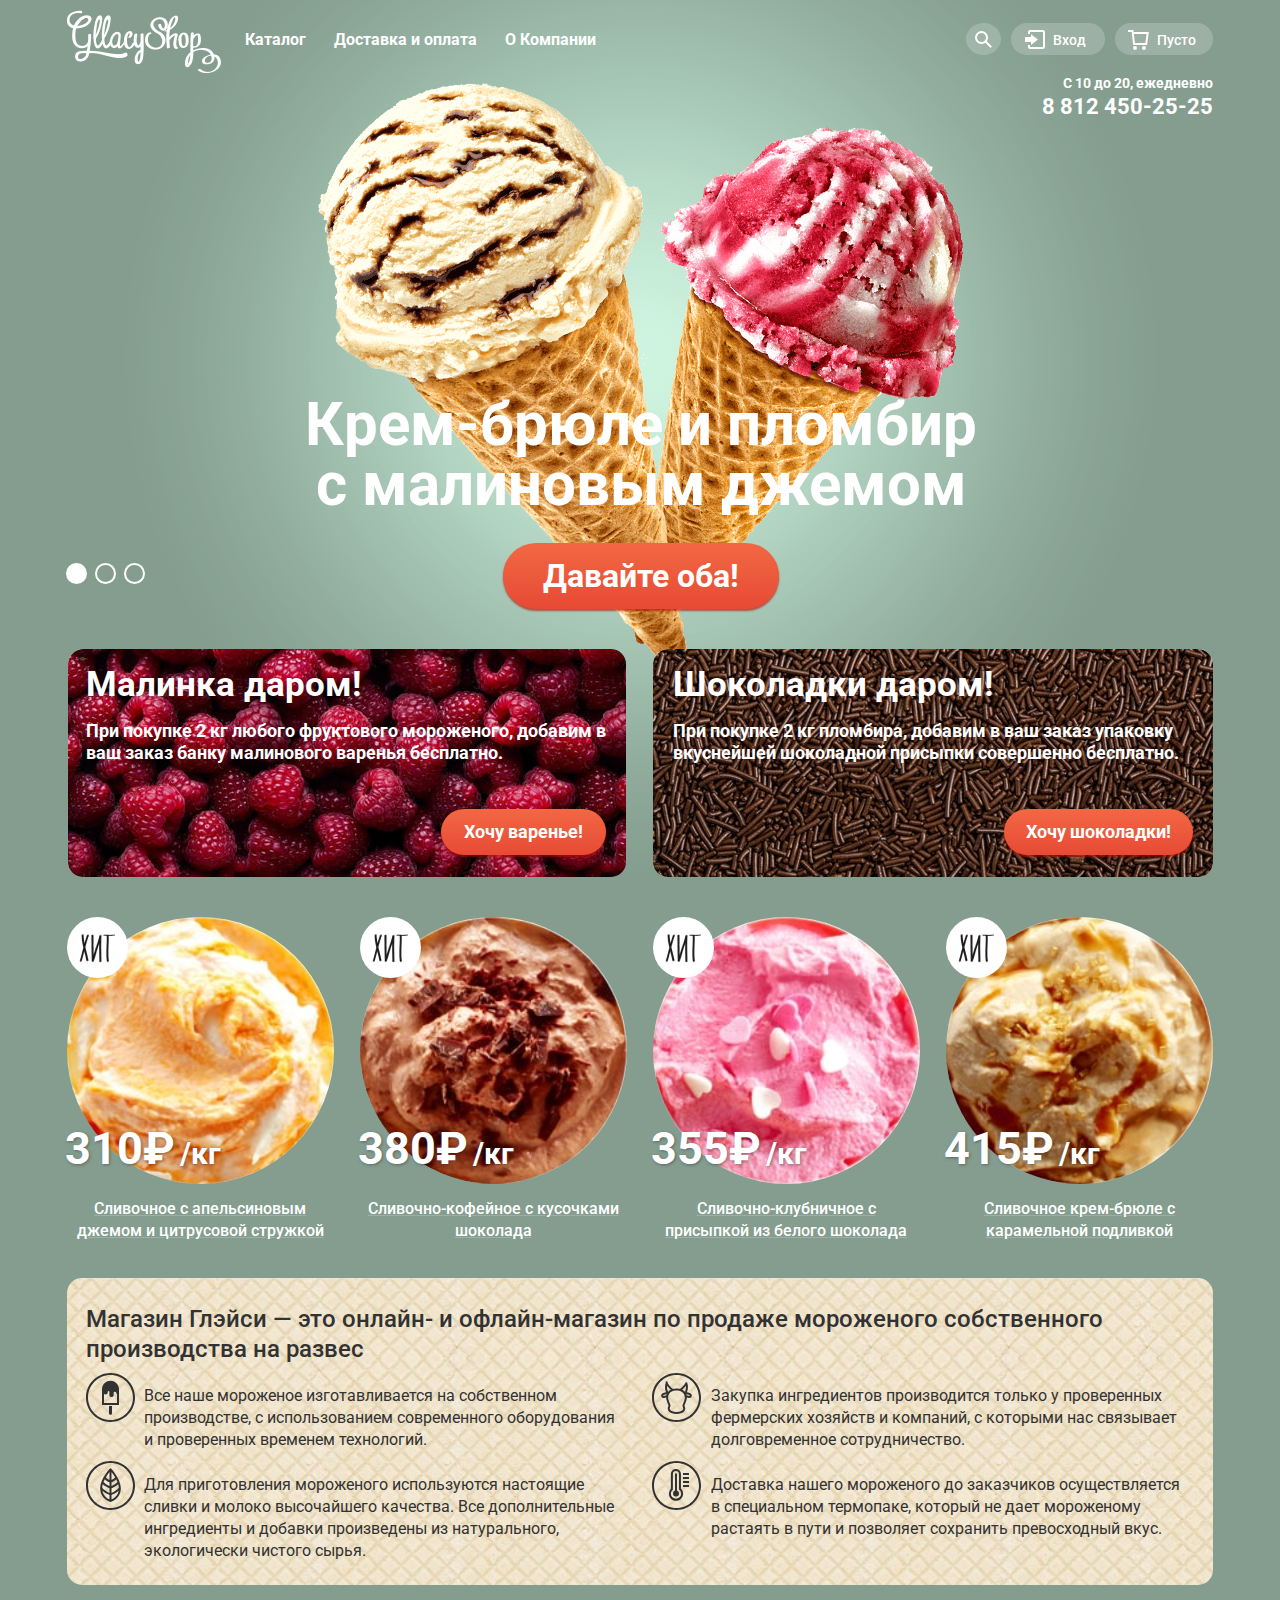
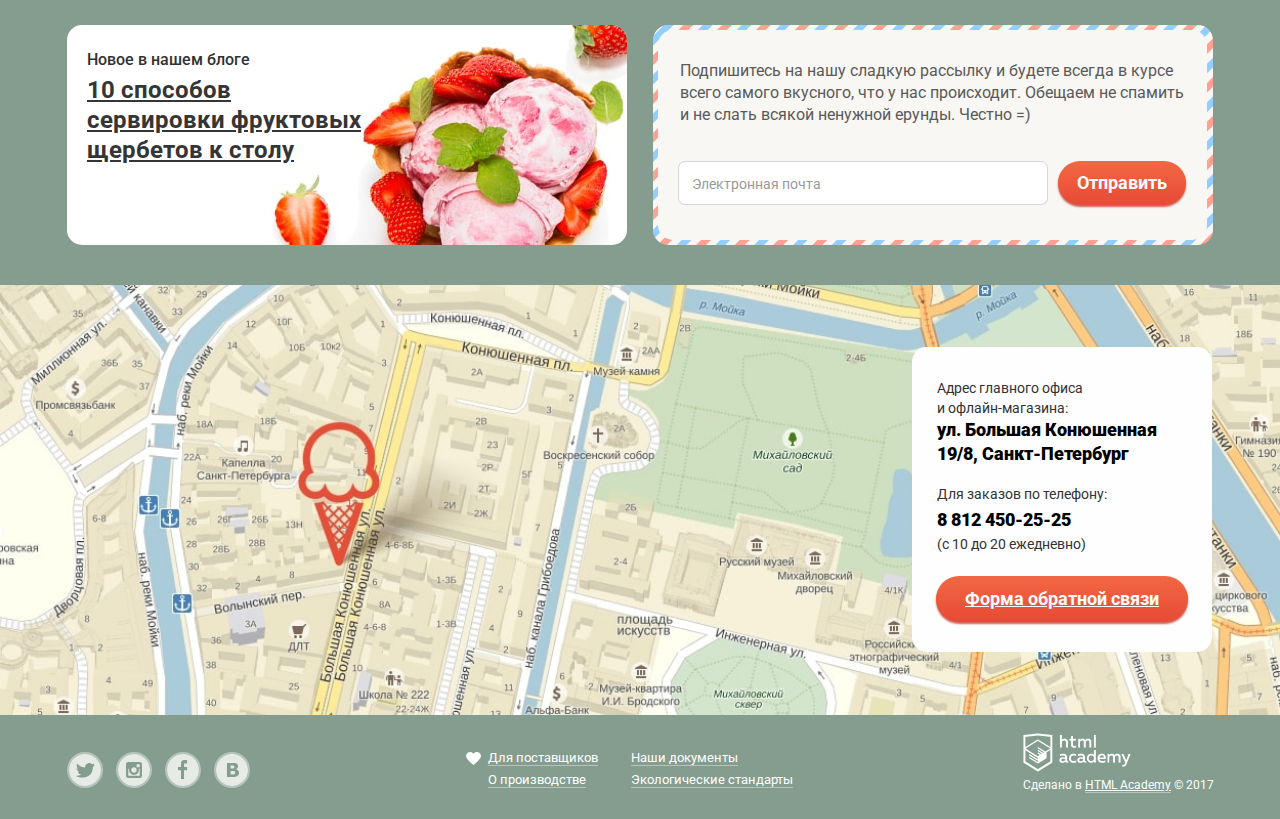
<file: index.html>
<!DOCTYPE html>
<html lang="ru">

<head>
  <meta charset="UTF-8">
  <title>Интернет магазин &#171;Gllacy&#187;</title>
  <link href="https://fonts.googleapis.com/css?family=Roboto:400,500,700&amp;subset=cyrillic" rel="stylesheet">
  <link rel="stylesheet" href="css/normalize.css">
  <link rel="stylesheet" href="css/style-min.css">
</head>

<body>
  <header class="main-header">
    <img class="logo" src="img/logo.png" width="154" height="64" alt="Магазин мороженого &#171;Gllacy&#187;">
    <nav class="navigation">
      <ul class="navigation-menu">
        <li class="catalog"><a href="#">Каталог</a>
          <ul class="catalog-list">
            <li class="new">Новинки</li>
            <li class="creamy"><a href="catalog.html">Сливочное</a></li>
            <li class="scherbets"><a href="catalog.html">Щербеты</a></li>
            <li class="ice"><a href="catalog.html">Фруктовый лед</a></li>
            <li class="melorin"><a href="catalog.html">Мелорин</a></li>
          </ul>
        </li>
        <li class="shipment"><a href="#">Доставка и оплата</a></li>
        <li class="company"><a href="#">О Компании</a></li>
      </ul>
    </nav>

    <div class="user-menu">
      <a class="search" href="#">Поиск</a>
      <div class="search-container">
        <form class="search-form" action="#" method="post">
          <label class="visually-hidden" for="search-input">Что ищем?</label>
          <input type="search" name="search" id="search-input" placeholder="Что ищем?">
          <button class="visually-hidden" type="submit">Найти</button>
        </form>
      </div>

      <a class="login" href="#">Вход</a>
      <div class="login-container">
        <form action="#" method="post">
          <label class="visually-hidden" for="login-email">Электронная почта</label>
          <input type="email" id="login-email" placeholder="Электронная почта">
          <label class="visually-hidden" for="pswd">Пароль</label>
          <input type="password" id="pswd" placeholder="Пароль">
          <button class="btn btn-login" type="submit">Войти</button>
          <a href="#">Забыли пароль?</a>
          <a href="#">Новая регистрация</a>
        </form>
      </div>

      <a class="cart" href="#">Пусто</a>
      <div class="cart-container">
        <table>
          <tr>
            <td><a class="delete" href="#">&times;</a></td>
            <td><img src="img/ice-cream-1.jpg" alt="Мороженое с апельсиновым джемом" width="33" height="33"></td>
            <td>Пломбир с апельсиновым джемом</td>
            <td class="ice-cream-cart">1,5 кг х <span>200 руб.</span></td>
            <td class="price-ice-cream">300 руб.</td>
          </tr>
          <tr>
            <td><a class="delete" href="#">&times;</a></td>
            <td><img src="img/ice-cream-3.jpg" alt="Мороженое с присыпкой из белого шоколада" width="33" height="33"></td>
            <td>Клубничный пломбир с присыпкой из&nbsp;белого&nbsp;шоколада</td>
            <td>1,5 кг х <span>300 руб.</span></td>
            <td>450 руб.</td>
          </tr>
        </table>
        <div class="total-price">Итого: 750 руб.</div>
        <div class="btn-cart-container">
          <a class="btn btn-cart">Оформить заказ</a>
        </div>
      </div>
    </div>

    <div class="main-info">
      <p class="info">
        <span>С 10 до 20, ежедневно</span>
        8 812 450-25-25
      </p>
    </div>

    <div class="main-title">
      <h1>Крем-брюле и пломбир с&nbsp;малиновым&nbsp;джемом</h1>
      <a class="btn btn-buy" href="#">Давайте оба!</a>
    </div>

    <div class="slider">
      <a data-id="1" class="slide btn-slider slide-checked" href="#" tabindex="0" aria-label="Первый слайд"></a>
      <a data-id="2" class="slide btn-slider" href="#" tabindex="0" aria-label="Второй слайд"></a>
      <a data-id="3" class="slide btn-slider" href="#" tabindex="0" aria-label="Третий слайд"></a>
    </div>
  </header>

  <main class="main">
    <section class="bonus bonus-berry">
      <h2>Малинка даром!</h2>
      <p>При покупке 2 кг любого фруктового мороженого, добавим в ваш заказ банку малинового варенья бесплатно.</p>
      <a class="btn btn-bonus btn-berry" href="#">Хочу варенье!</a>
    </section>
    <section class="bonus bonus-chocolate">
      <h2>Шоколадки даром!</h2>
      <p>При покупке 2 кг пломбира, добавим в ваш заказ упаковку вкуснейшей шоколадной присыпки совершенно бесплатно.</p>
      <a class="btn btn-bonus btn-chocolate" href="#">Хочу шоколадки!</a>
    </section>

    <div class="ice-cream-container">
      <h3 class="visually-hidden">Популярные товары</h3>
      <article class="ice-cream hit" tabindex="0">
        <img src="img/ice-cream-1.jpg" width="267" height="267" alt="Мороженое с апельсиновым джемом">
        <p class="ice-cream-price">310&#8381;<span>/кг</span></p>
        <h4 class="ice-cream-title"><a href="#">Сливочное с апельсиновым джемом и цитрусовой стружкой</a></h4>
        <a class="btn btn-review" href="#">Быстрый просмотр</a>
      </article>

      <article class="ice-cream hit" tabindex="0">
        <img src="img/ice-cream-2.jpg" width="267" height="267" alt="Мороженое с кусочками шоколада">
        <p class="ice-cream-price">380&#8381;<span>/кг</span></p>
        <h4 class="ice-cream-title"><a href="#">Сливочно-кофейное с кусочками шоколада</a></h4>
        <a class="btn btn-review" tabindex="0" href="#">Быстрый просмотр</a>
      </article>

      <article class="ice-cream hit" tabindex="0">
        <img src="img/ice-cream-3.jpg" width="267" height="267" alt="Мороженое с присыпкой из белого шоколада">
        <p class="ice-cream-price">355&#8381;<span>/кг</span></p>
        <h4 class="ice-cream-title"><a href="#">Сливочно-клубничное с присыпкой&nbsp;из белого шоколада</a></h4>
        <a class="btn btn-review" tabindex="0" href="#">Быстрый просмотр</a>
      </article>

      <article class="ice-cream hit" tabindex="0">
        <img src="img/ice-cream-4.jpg" width="267" height="267" alt="Мороженое с карамельной подливкой">
        <p class="ice-cream-price">415&#8381;<span>/кг</span></p>
        <h4 class="ice-cream-title"><a href="#">Сливочное крем-брюле с карамельной подливкой</a></h4>
        <a class="btn btn-review" tabindex="0" href="#">Быстрый просмотр</a>
      </article>
    </div>

    <section class="description">
      <h4>Магазин Глэйси — это онлайн- и офлайн-магазин по продаже мороженого собственного производства на развес</h4>
      <p class="descr-production">Все наше мороженое изготавливается на собственном производстве, с использованием
        современного оборудования и проверенных временем технологий.</p>
      <p class="descr-purchase">Закупка ингредиентов производится только у проверенных фермерских хозяйств и компаний,
        с которыми нас связывает долговременное сотрудничество.</p>
      <p class="descr-quality">Для приготовления мороженого используются настоящие сливки и молоко высочайшего
        качества. Все дополнительные ингредиенты и добавки произведены из натурального, экологически чистого сырья.</p>
      <p class="descr-delivery">Доставка нашего мороженого до заказчиков осуществляется в&nbsp;специальном термопаке,
        который не дает мороженому растаять в пути и позволяет сохранить превосходный вкус.</p>
    </section>

    <article class="blog">
      <h5>Новое в нашем блоге</h5>
      <a href="#">10 способов сервировки фруктовых щербетов к столу</a>
    </article>

    <article class="email-newsletter">
      <h5 class="visually-hidden">Новостная рассылка</h5>
      <p>Подпишитесь на нашу сладкую рассылку и будете всегда в курсе всего самого вкусного, что у нас происходит.
        Обещаем не спамить и&nbsp;не слать всякой ненужной ерунды. Честно =) </p>
      <form action="#" method="post">
        <label class="visually-hidden" for="email-news">Электронная почта</label>
        <input type="text" id="email-news" placeholder="Электронная почта">
        <button class="btn btn-email" type="submit">Отправить</button>
      </form>
    </article>
  </main>

  <div class="map">
    <script type="text/javascript" charset="utf-8" async src="https://api-maps.yandex.ru/services/constructor/1.0/js/?um=constructor%3Addfeb49c1df61896509b4536e2a29eca6544d9dd9b609d9b936b6b5b5c1e1331&amp;width=100%25&amp;height=430&amp;lang=ru_RU&amp;scroll=false"></script>
    <h6 class="visually-hidden">Как до нас добраться</h6>
    <div class="address">
      <p>Адрес главного офиса и&nbsp;офлайн-магазина:</p>
      <b>ул. Большая Конюшенная 19/8, Санкт-Петербург</b>
      <p>Для заказов по телефону:</p>
      <b>8 812 450-25-25</b>
      <p>(с 10 до 20 ежедневно)</p>
      <a class="btn btn-address" href="form.html">Форма обратной связи</a>
    </div>
  </div>

  <div class="feedback">
    <b>Мы обязательно вам ответим!</b>
    <a class="close-form" href="#"><img src="img/close.png" alt="Закрыть форму" width="18" height="17"></a>
    <form action="#" method="post">
      <label class="visually-hidden" for="name">Как вас зовут?</label>
      <input type="text" id="name" placeholder="Как вас зовут?">
      <label class="visually-hidden" for="email">Ваша почта для ответа?</label>
      <input type="text" id="email" placeholder="Ваша почта для ответа?">
      <textarea name="text" placeholder="Напишите что-нибудь..."></textarea>
      <button class="btn btn-feedback" type="submit">Отправить</button>
    </form>
  </div>

  <div class="overlay"></div>

  <footer class="main-footer">
    <ul class="social">
      <li><a class="social-btn tw-btn" href="#">Твиттер</a></li>
      <li><a class="social-btn inst-btn" href="#">Инстаграм</a></li>
      <li><a class="social-btn fb-btn" href="#">Фейсбук</a></li>
      <li><a class="social-btn vk-btn" href="#">ВКонтакте</a></li>
    </ul>

    <ul class="additional-info">
      <li><a class="provider" href="#">Для поставщиков</a></li>
      <li><a href="#">Наши документы</a></li>
      <li><a href="#">О производстве</a></li>
      <li><a href="#">Экологические стандарты</a></li>
    </ul>

    <ul class="btn-developer">
      <li><a href="https://htmlacademy.ru/intensive/htmlcss" target="_blank"><img src="img/logo-dev.png" alt="Логотип разработчика сайта"
            width="108" height="39"></a></li>
      <li>
        <p>Сделано в <a class="academy" href="https://htmlacademy.ru/intensive/htmlcss" target="_blank">HTML Academy</a>
          © 2017</p>
      </li>
    </ul>
  </footer>
  <script src="js/script-min.js"></script>
</body>

</html>
</file>
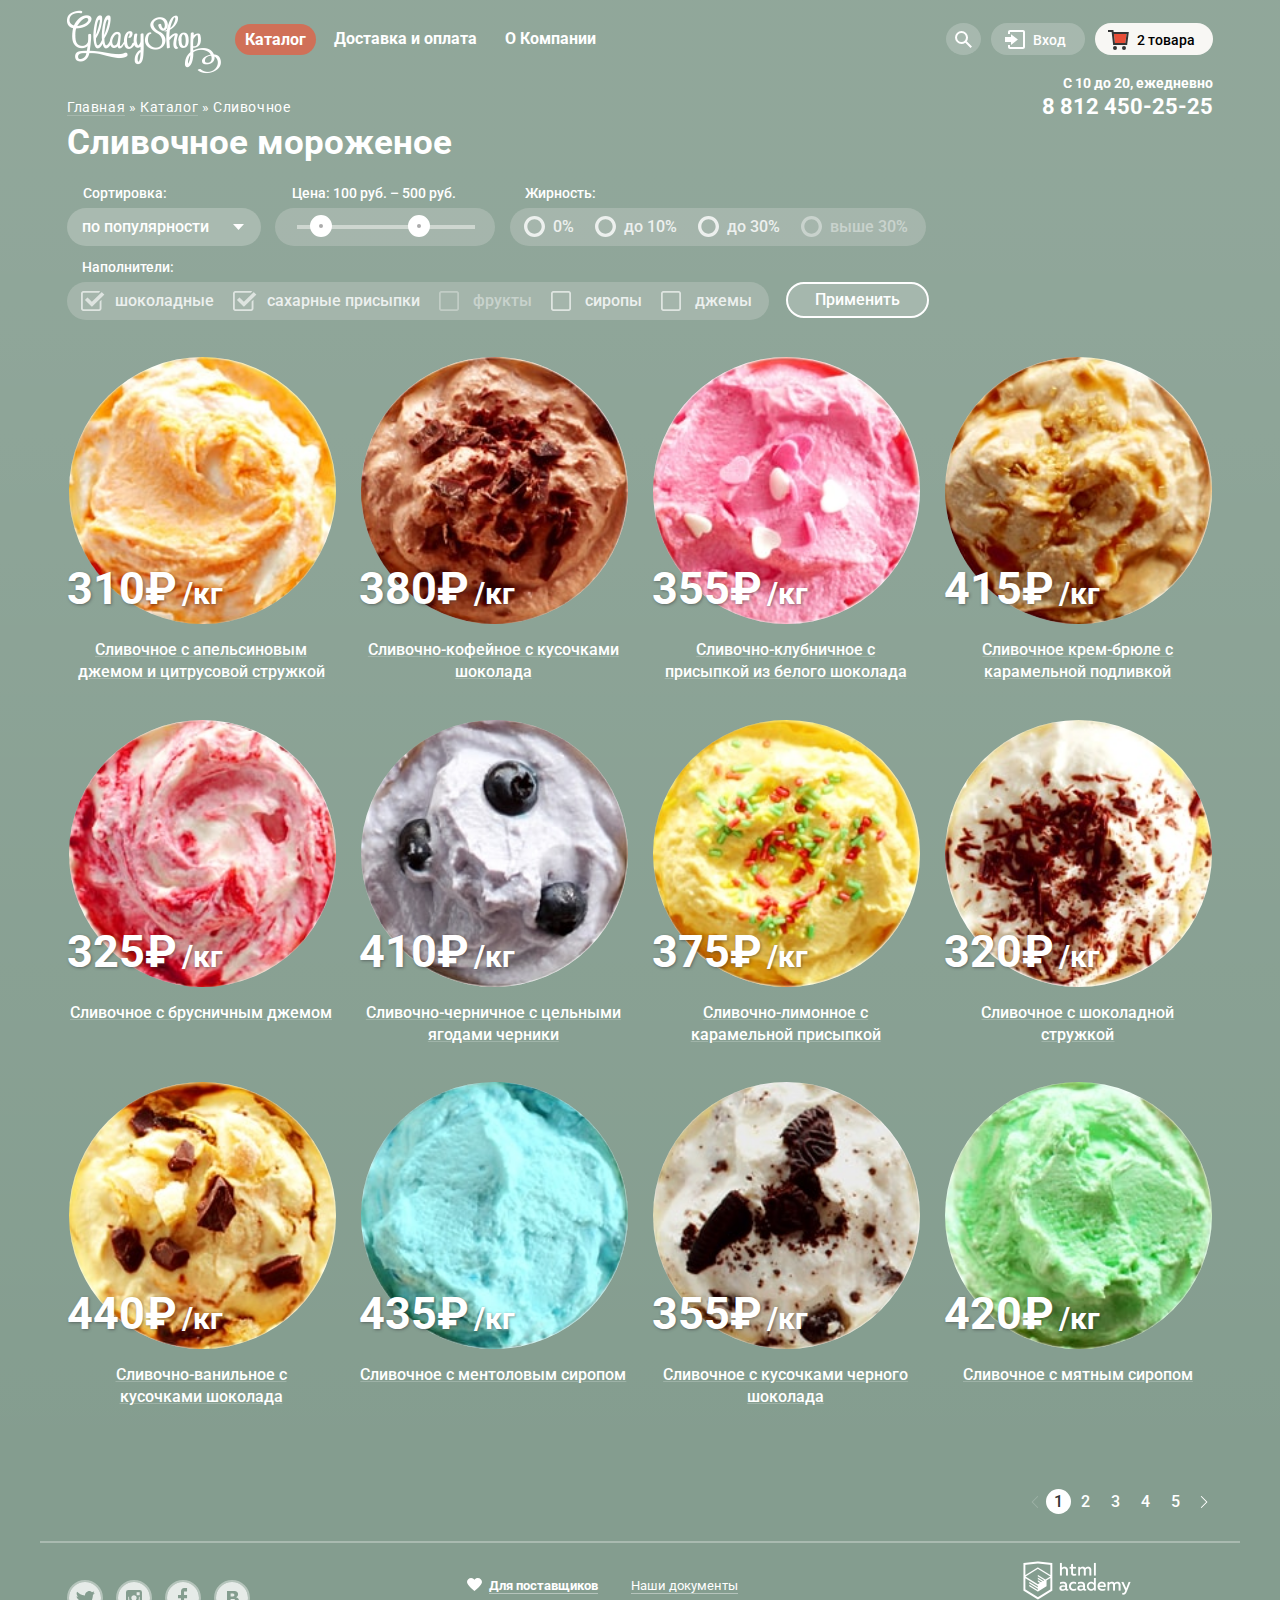
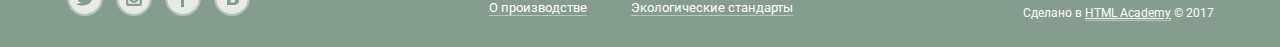
<file: catalog.html>
<!DOCTYPE html>
<html lang="ru">

<head>
  <meta charset="UTF-8">
  <title>Каталог товаров интернет-магазина &#171;Gllacy&#187;</title>
  <link href="https://fonts.googleapis.com/css?family=Roboto:400,500,700&amp;subset=cyrillic" rel="stylesheet">
  <link rel="stylesheet" href="css/normalize.css">
  <link rel="stylesheet" href="css/style-min.css">
</head>

<body class="catalog-body">

  <header class="main-header">
    <a href="index.html"><img class="logo" src="img/logo.png" width="154" height="64" alt="Магазин мороженого &#171;Gllacy&#187;"></a>
    <nav class="navigation">
      <ul class="navigation-menu navigation-menu-catalog">
        <li class="catalog"><a class="current" href="#">Каталог</a>
          <ul class="catalog-list">
            <li class="new">Новинки</li>
            <li class="creamy"><a class="current" href="#">Сливочное</a></li>
            <li class="scherbets"><a href="#">Щербеты</a></li>
            <li class="ice"><a href="#">Фруктовый лед</a></li>
            <li class="melorin"><a href="#">Мелорин</a></li>
          </ul>
        </li>
        <li class="shipment"><a href="#">Доставка и оплата</a></li>
        <li class="company"><a href="#">О Компании</a></li>
      </ul>
    </nav>

    <div class="user-menu user-menu-catalog">
      <a class="search" href="#">Поиск</a>
      <div class="search-container">
        <form class="search-form" action="#" method="post">
          <label class="visually-hidden" for="search-input">Что ищем?</label>
          <input type="search" name="search" id="search-input" placeholder="Что ищем?">
          <button class="visually-hidden" type="submit">Найти</button>
        </form>
      </div>

      <a class="login" href="#">Вход</a>
      <div class="login-container">
        <form action="#" method="post">
          <label class="visually-hidden" for="login-email">Электронная почта</label>
          <input type="email" id="login-email" placeholder="Электронная почта">
          <label class="visually-hidden" for="pswd">Пароль</label>
          <input type="password" id="pswd" placeholder="Пароль">
          <button class="btn btn-login" type="submit">Войти</button>
          <a href="#">Забыли пароль?</a>
          <a href="#">Новая регистрация</a>
        </form>
      </div>

      <a class="cart cart-catalog" href="#">2 товара</a>
      <div class="cart-container">
        <table>
          <tr>
            <td><a class="delete" href="#">&times;</a></td>
            <td><img src="img/ice-cream-1.jpg" alt="Мороженое с апельсиновым джемом" width="33" height="33"></td>
            <td>Пломбир с апельсиновым джемом</td>
            <td class="ice-cream-cart">1,5 кг х <span>200 руб.</span></td>
            <td class="price-ice-cream">300 руб.</td>
          </tr>
          <tr>
            <td><a class="delete" href="#">&times;</a></td>
            <td><img src="img/ice-cream-3.jpg" alt="Мороженое с присыпкой из белого шоколада" width="33" height="33"></td>
            <td>Клубничный пломбир с присыпкой из&nbsp;белого&nbsp;шоколада</td>
            <td>1,5 кг х <span>300 руб.</span></td>
            <td>450 руб.</td>
          </tr>
        </table>
        <div class="total-price">Итого: 750 руб.</div>
        <div class="btn-cart-container">
          <a class="btn btn-cart">Оформить заказ</a>
        </div>
      </div>
    </div>

    <div class="main-info main-info-catalog">
      <p class="bread-crumbs">
        <a href="index.html">Главная</a> »
        <a href="catalog.html">Каталог</a> » Сливочное
      </p>
      <p class="info">
        <span>С 10 до 20, ежедневно</span>
        8 812 450-25-25
      </p>
    </div>
  </header>

  <main class="main main-catalog">
    <h1 class="catalog-heading">Сливочное мороженое</h1>
    <form class="filter" action="#" method="post">
      <fieldset class="sorting">
        <legend>Сортировка:</legend>
        <div class="select">
          <select tabindex="0">
            <option>по популярности</option>
            <option>сначала недорогие</option>
            <option>сначала дорогие</option>
            <option>по жирности</option>
          </select>
        </div>
      </fieldset>

      <fieldset class="price">
        <legend>Цена: 100 руб. – 500 руб.</legend>
        <div class="range">
          <span class="circle-1"></span>
          <span class="circle-2"></span>
        </div>
      </fieldset>

      <fieldset class="fat">
        <legend>Жирность:</legend>
        <input tabindex="0" class="visually-hidden" id="o1" type="radio" name="quantity"><label for="o1">0%</label>
        <input tabindex="0" class="visually-hidden" id="o2" type="radio" name="quantity"><label for="o2">до 10%</label>
        <input tabindex="0" class="visually-hidden" id="o3" type="radio" name="quantity"><label for="o3">до 30%</label>
        <input tabindex="0" class="visually-hidden test" id="o4" type="radio" name="quantity" disabled><label class="fat-over-30"
          for="o4">выше 30%</label>
      </fieldset>

      <fieldset class="fillers">
        <legend>Наполнители:</legend>
        <input tabindex="0" class="visually-hidden" id="o5" type="checkbox" checked><label for="o5">шоколадные</label>
        <input tabindex="0" class="visually-hidden" id="o6" type="checkbox" checked><label for="o6">сахарные присыпки</label>
        <input tabindex="0" class="visually-hidden" id="o7" type="checkbox" disabled><label class="fruits" for="o7">фрукты</label>
        <input tabindex="0" class="visually-hidden" id="o8" type="checkbox"><label for="o8">сиропы</label>
        <input tabindex="0" class="visually-hidden" id="o9" type="checkbox"><label for="o9">джемы</label>
      </fieldset>
      <button class="btn-apply" type="submit">Применить</button>
    </form>


    <div class="ice-cream-container ice-cream-catalog-conteiner">
      <article class="ice-cream ice-cream-catalog" tabindex="0">
        <img src="img/ice-cream-1.jpg" width="267" height="267" alt="Мороженое с апельсиновым джемом">
        <p class="ice-cream-price">310&#8381;<span>/кг</span></p>
        <h4 class="ice-cream-title"><a href="#">Сливочное с апельсиновым джемом и цитрусовой стружкой</a></h4>
        <a class="btn btn-review" href="#">Быстрый просмотр</a>
      </article>

      <article class="ice-cream ice-cream-catalog" tabindex="0">
        <img src="img/ice-cream-2.jpg" width="267" height="267" alt="Мороженое кусочками шоколада">
        <p class="ice-cream-price">380&#8381;<span>/кг</span></p>
        <h4 class="ice-cream-title"><a href="#">Сливочно-кофейное с кусочками шоколада</a></h4>
        <a class="btn btn-review" href="#">Быстрый просмотр</a>
      </article>

      <article class="ice-cream ice-cream-catalog" tabindex="0">
        <img src="img/ice-cream-3.jpg" width="267" height="267" alt="Мороженое с присыпкой из белого шоколада">
        <p class="ice-cream-price">355&#8381;<span>/кг</span></p>
        <h4 class="ice-cream-title"><a href="#">Сливочно-клубничное с присыпкой из белого шоколада</a></h4>
        <a class="btn btn-review" href="#">Быстрый просмотр</a>
      </article>

      <article class="ice-cream ice-cream-catalog" tabindex="0">
        <img src="img/ice-cream-4.jpg" width="267" height="267" alt="Мороженое с карамельной подливкой">
        <p class="ice-cream-price">415&#8381;<span>/кг</span></p>
        <h4 class="ice-cream-title"><a href="#">Сливочное крем-брюле с карамельной подливкой</a></h4>
        <a class="btn btn-review" href="#">Быстрый просмотр</a>
      </article>

      <article class="ice-cream ice-cream-catalog" tabindex="0">
        <img src="img/ice-cream-5.jpg" width="267" height="267" alt="Мороженое с брусничным джемом">
        <p class="ice-cream-price">325&#8381;<span>/кг</span></p>
        <h4 class="ice-cream-title"><a href="#">Сливочное с брусничным джемом</a></h4>
        <a class="btn btn-review" href="#">Быстрый просмотр</a>
      </article>

      <article class="ice-cream ice-cream-catalog" tabindex="0">
        <img src="img/ice-cream-6.jpg" width="267" height="267" alt="Мороженое с цельными ягодами черники">
        <p class="ice-cream-price">410&#8381;<span>/кг</span></p>
        <h4 class="ice-cream-title"><a href="#">Сливочно-черничное с цельными ягодами черники</a></h4>
        <a class="btn btn-review" href="#">Быстрый просмотр</a>
      </article>

      <article class="ice-cream ice-cream-catalog" tabindex="0">
        <img src="img/ice-cream-7.jpg" width="267" height="267" alt="Мороженое с карамельной присыпкой">
        <p class="ice-cream-price">375&#8381;<span>/кг</span></p>
        <h4 class="ice-cream-title"><a href="#">Сливочно-лимонное с карамельной присыпкой</a></h4>
        <a class="btn btn-review" href="#">Быстрый просмотр</a>
      </article>

      <article class="ice-cream ice-cream-catalog" tabindex="0">
        <img src="img/ice-cream-8.jpg" width="267" height="267" alt="Мороженое с шоколадной стружкой">
        <p class="ice-cream-price">320&#8381;<span>/кг</span></p>
        <h4 class="ice-cream-title"><a href="#">Сливочное с шоколадной стружкой</a></h4>
        <a class="btn btn-review" href="#">Быстрый просмотр</a>
      </article>

      <article class="ice-cream ice-cream-catalog" tabindex="0">
        <img src="img/ice-cream-9.jpg" width="267" height="267" alt="Мороженое с кусочками шоколада">
        <p class="ice-cream-price">440&#8381;<span>/кг</span></p>
        <h4 class="ice-cream-title"><a href="#">Сливочно-ванильное с кусочками&nbsp;шоколада</a></h4>
        <a class="btn btn-review" href="#">Быстрый просмотр</a>
      </article>

      <article class="ice-cream ice-cream-catalog" tabindex="0">
        <img src="img/ice-cream-10.jpg" width="267" height="267" alt="Мороженое с ментоловым сиропом">
        <p class="ice-cream-price">435&#8381;<span>/кг</span></p>
        <h4 class="ice-cream-title"><a href="#">Сливочноe с ментоловым сиропом</a></h4>
        <a class="btn btn-review" href="#">Быстрый просмотр</a>
      </article>

      <article class="ice-cream ice-cream-catalog" tabindex="0">
        <img src="img/ice-cream-11.jpg" width="267" height="267" alt="Мороженое с кусочками черного шоколада">
        <p class="ice-cream-price">355&#8381;<span>/кг</span></p>
        <h4 class="ice-cream-title"><a href="#">Сливочное с кусочками черного шоколада</a></h4>
        <a class="btn btn-review" href="#">Быстрый просмотр</a>
      </article>

      <article class="ice-cream ice-cream-catalog" tabindex="0">
        <img src="img/ice-cream-12.jpg" width="267" height="267" alt="Мороженое с мятным сиропом">
        <p class="ice-cream-price">420&#8381;<span>/кг</span></p>
        <h4 class="ice-cream-title"><a href="#">Сливочное с мятным сиропом</a></h4>
        <a class="btn btn-review" href="#">Быстрый просмотр</a>
      </article>
    </div>
    <ul class="page-switcher">
      <li class="btn-left"><a href="#"></a></li>
      <li class="page-active"><a class="first-page" href="#">1</a></li>
      <li><a href="#">2</a></li>
      <li><a href="#">3</a></li>
      <li><a href="#">4</a></li>
      <li><a href="#">5</a></li>
      <li class="btn-right"><a href="#"></a></li>
    </ul>
  </main>

  <footer class="main-footer catalog-footer">
    <ul class="social">
      <li><a class="social-btn tw-btn" href="#">Твиттер</a></li>
      <li><a class="social-btn inst-btn" href="#">Инстаграм</a></li>
      <li><a class="social-btn fb-btn" href="#">Фейсбук</a></li>
      <li><a class="social-btn vk-btn" href="#">ВКонтакте</a></li>
    </ul>

    <ul class="additional-info">
      <li class="provider"><a href="#">Для поставщиков</a></li>
      <li><a href="#">Наши документы</a></li>
      <li><a href="#">О производстве</a></li>
      <li><a href="#">Экологические стандарты</a></li>
    </ul>

    <ul class="btn-developer">
      <li><a href="https://htmlacademy.ru/intensive/htmlcss" target="_blank"><img src="img/logo-dev.png" alt="Логотип разработчика сайта"
            width="108" height="39"></a></li>
      <li>
        <p>Сделано в <a class="academy" href="https://htmlacademy.ru/intensive/htmlcss" target="_blank">HTML Academy</a>
          © 2017</p>
      </li>
    </ul>
  </footer>
</body>

</html>
</file>
<file: css/style-min.css>
.btn,.current{vertical-align:middle}.current,.navigation-menu a{color:#fff;text-decoration:none}.catalog-list a,.current,.navigation-menu a,.user-menu a{text-decoration:none}.cart::before,.catalog-list::before,.descr-production::before,.hit::before,.login::before,.search-container::before{content:''}.main-footer ul,.navigation-menu li,.page-switcher{list-style:none}html{min-width:1200px}body{font-family:Roboto,Arial,sans-serif;font-size:16px;font-weight:700;line-height:18px;margin:0;background-color:#849d8f;background-image:url(../img/two-ice-cream.png);background-repeat:no-repeat;background-position:top center}.slide-2{background-color:#8996a6;background-image:url(../img/two-ice-cream2.png)}.slide-3{background-color:#9d8b84;background-image:url(../img/two-ice-cream3.png)}.btn{display:inline-block;cursor:pointer;border:none;border-radius:50px;background-color:#fff;background-image:linear-gradient(to top,#e74a35 0,#f26843 100%);box-shadow:0 2px 2px rgba(172,16,0,.64)}.btn:hover{background-image:linear-gradient(to top,#f07963 0,#f07963 100%);box-shadow:0 2px 2px #ac1000}.btn:active{background-color:rgba(0,0,0,.07);background-image:linear-gradient(to top,#f26843 0,#e74a35 100%);box-shadow:inset 0 2px 2px #942718}.visually-hidden{position:absolute;clip:rect(0 0 0 0);width:1px;height:1px;margin:-1px}.catalog,.main-header{position:relative}.main-header{display:flex;width:1200px;margin-right:auto;margin-left:auto;flex-wrap:wrap;justify-content:space-between}.logo{display:flex;margin-top:10px;margin-left:27px}.navigation{display:flex;width:650px}.navigation-menu{display:flex;padding:15px 0 0;margin-right:94px;flex-wrap:wrap}.navigation-menu-catalog{margin-left:10px;margin-top:15px}.navigation-menu>li{padding-right:8px}.navigation-menu a{padding:6px 10px}.current{padding:7px 13px;border-radius:20px;background-color:#d07058}.catalog>a:hover,.company a:hover,.shipment a:hover{color:#333;border-radius:15px;background-color:#f7f6f3}.catalog a:active,.company a:active,.shipment a:active{box-shadow:inset 0 2px 1px #696969}.catalog a:hover+.catalog-list,.catalog-list:hover{display:block}.catalog-list a{font-size:14px;font-weight:400;line-height:26px;display:block;padding:2px 20px;color:#323232;border-radius:0}.melorin{padding-bottom:5px}.catalog-list{position:absolute;z-index:1;top:28px;display:none;min-width:143px;padding:0;border-radius:5px;background-color:#f8f7f4;box-shadow:0 20px 20px rgba(0,0,0,.4)}.catalog-list .current{color:#fff;text-decoration:none}.catalog-list::before{position:absolute;top:-5px;display:block;width:100%;height:5px;background:0 0}.search,.search:hover{background-repeat:no-repeat;background-position:center}.catalog-list a:hover{display:block;border-radius:0;background-color:#fbded7}.catalog-list .current:hover{background-color:#d07058}.catalog-list a:active{background-color:#f6b5a5;box-shadow:none}.cart-container,.ice-cream:focus,.ice-cream:hover,.login-container,.search-container{box-shadow:0 20px 20px rgba(0,0,0,.4)}.new{font-size:14px;line-height:16px;margin:5px 9px;padding:5px 11px 12px;color:#323232;border-bottom:1px solid rgba(0,0,0,.2)}.user-menu{position:relative;display:flex;margin-top:23px;margin-right:17px;margin-left:67px;align-items:flex-start}.user-menu a{margin-right:10px}.search{font-size:0;width:7px;height:4px;padding:14px;border-radius:50%;background-color:rgba(255,255,255,.2);background-image:url(../img/search.svg)}.search:hover{background-color:#fff;background-image:url(../img/search-black.svg)}.login,.login:hover{background-repeat:no-repeat;background-position:14px 7px}.search-container:hover,.search:hover+.search-container{display:block}.search-container{position:absolute;top:40px;left:-279px;display:none;padding:10px 5px;border-radius:7px;background-color:#f8f7f4}.search-container::before{position:absolute;top:-10px;display:block;width:100%;height:10px;background-color:transparent}.search-container input{font-weight:700;width:284px;height:42px;margin:10px;padding:1px 15px;border:1px solid rgba(178,178,178,.52);border-radius:7px;outline:0}.search-container input:-ms-input-placeholder{font-size:14px;font-weight:400;line-height:24px;color:#999}.search-container input::-ms-input-placeholder{font-size:14px;font-weight:400;line-height:24px;color:#999}.search-container input::-webkit-input-placeholder{font-size:14px;font-weight:400;line-height:24px;color:#999}.search-container input::placeholder{font-size:14px;font-weight:400;color:#999}.search-container input:hover{padding:0 14px;border:2px solid rgba(154,154,154,.52)}.search-container input:focus{padding:0 14px;border:2px solid rgba(46,136,228,.52)}.btn-login{font-size:18px;font-weight:700;line-height:24px;margin-top:20px;margin-left:20px;padding:8px 22px;color:#fefefe}.login{color:#fff;font-size:14px;font-weight:500;position:relative;border-radius:20px;background-color:rgba(255,255,255,.2);background-image:url(../img/enter.svg);padding:8px 19px 6px 42px}.login::before{position:absolute;top:30px;left:0;display:block;width:100%;height:10px;background-color:transparent}.login:hover{color:#000;background-color:#fff;background-image:url(../img/enter-black.svg)}.cart,.cart-catalog{background-position:13px 7px;background-repeat:no-repeat}.login-container:hover,.login:hover+.login-container{display:block}.login-container{position:absolute;z-index:1;top:40px;left:-144px;display:none;width:282px;min-height:217px;border-radius:5px;background-color:#f8f7f4}.cart-catalog:hover+.cart-container,.cart-container:hover,.cart::before{display:block}.login-container input{font-weight:700;width:225px;height:47px;margin-top:20px;margin-left:20px;padding-left:15px;border:1px solid #d3d3d2;border-radius:5px;outline:0;background-color:#fff}.login-container input:-ms-input-placeholder{font-size:14px;font-weight:400;line-height:24px;color:#999}.login-container input::-ms-input-placeholder{font-size:14px;font-weight:400;line-height:24px;color:#999}.login-container input::-webkit-input-placeholder{font-size:14px;font-weight:400;line-height:24px;color:#999}.login-container input::placeholder{font-size:14px;font-weight:400;color:#999}.login-container input:hover{width:210px;padding:0 14px;border:2px solid rgba(154,154,154,.52)}.login-container input:focus{width:210px;padding:0 14px;border:2px solid rgba(46,136,228,.52)}.login-container a{font-size:13px;font-weight:400;line-height:24px;display:block;margin-top:-40px;margin-bottom:35px;margin-left:140px;text-decoration:underline;color:#323232}.btn-buy,.btn-cart{text-decoration:none}.login-container a:hover{color:#e84d37}.cart{color:#fff;font-size:14px;font-weight:500;position:relative;border-radius:20px;background-color:rgba(255,255,255,.2);background-image:url(../img/cart.svg);padding:8px 17px 6px 42px}.cart::before{position:absolute;top:30px;left:0;width:100%;height:10px;background-color:transparent}.cart-catalog{padding-right:18px;color:#000;background-color:#f8f7f4;background-image:url(../img/cart-red.svg)}.btn-cart{font-size:18px;font-weight:700;line-height:24px;padding:10px 13px;color:#fefefe}.btn-cart-container{margin:20px 0;text-align:right}.cart-container{font-size:13px;font-weight:400;line-height:16px;position:absolute;z-index:1;top:40px;right:10px;display:none;min-width:530px;padding:10px;color:#323232;border-radius:5px;background-color:#f8f7f4}.bonus,.info span,.main,.main-info,.slider{display:flex}.delete{font-size:30px;color:rgba(0,0,0,.5)}.cart-container img{padding-right:10px;border-radius:50%}.cart-container table{margin-top:20px}.cart-container span{color:#999}.ice-cream-cart{padding-right:30px;white-space:nowrap}.price-ice-cream{padding-right:20px;white-space:nowrap}.total-price{font-size:15px;font-weight:700;line-height:18px;margin-top:10px;padding-top:15px;padding-right:10px;text-align:right;border-top:1px solid #cacac7}.btn-review,.ice-cream,.main-title{text-align:center}.main-info{justify-content:flex-end;flex-grow:1;margin-bottom:34px}.main-info-catalog{justify-content:space-between}.info{font-size:22px;line-height:24px;margin-top:1px;margin-right:27px;color:#fff}.info span{font-size:14px;line-height:16px;margin-bottom:4px;justify-content:flex-end}.main-title{width:100%;padding-top:214px;padding-right:5px}.main-title h1{font-size:60px;line-height:60px;margin-left:7px;margin-top:6px;margin-bottom:28px;color:#fff}.btn-buy{font-size:32px;line-height:44px;padding:11px 40px;margin-left:6px;color:#fff}.slider{position:absolute;top:563px;left:26px}.btn-slider{width:17px;height:17px;margin-right:8px;border:2px solid #fff;border-radius:50%}.slide-checked{background-color:#fff}.btn-slider:hover{background-color:rgba(248,247,244,.4)}.main{width:1200px;margin-top:40px;margin-right:auto;margin-left:auto;flex-wrap:wrap;justify-content:space-between}.bonus{flex-direction:column;width:520px;min-height:188px;padding:20px;border-radius:15px;justify-content:space-around}.bonus-berry{margin-left:28px;padding-top:15px;padding-left:18px;background-color:#6d112a;background-image:url(../img/berry.jpg)}.bonus h2{color:#fff;font-size:35px;line-height:41px;margin:0}.bonus p{font-size:18px;line-height:22px;margin:0;padding-top:15px;padding-bottom:30px;padding-left:0;color:#fff;flex-grow:1}.btn-bonus,.btn-chocolate{margin-bottom:2px;text-decoration:none;color:#fff}.btn-bonus{font-size:18px;font-weight:700;line-height:24px;padding:11px 23px;align-self:flex-end}.btn-chocolate{padding:11px 22px}.bonus-chocolate{margin-right:27px;background-color:#412211;background-image:url(../img/chocolate.jpg)}.bonus-chocolate h2{margin-top:-5px}.ice-cream{position:relative;width:268px;margin-top:40px}.ice-cream:focus,.ice-cream:hover{position:relative;z-index:2;width:268px;margin:25px -15px -70px;padding:15px 15px 20px;border-radius:5px;background-color:rgba(255,255,255,.2)}.ice-cream:focus>.ice-cream-price,.ice-cream:hover>.ice-cream-price{top:179px;left:14px}.ice-cream:focus .btn-review,.ice-cream:hover .btn-review{display:inline-block;vertical-align:middle}.btn-review{z-index:1;display:none;width:180px;padding:15px;color:#fff;text-decoration:none}.ice-cream-container{display:flex;width:100%;margin-right:27px;margin-left:26px;flex-wrap:wrap;justify-content:space-between}.ice-cream-catalog-conteiner{margin:5px 0 0}.hit::before{position:absolute;z-index:1;width:61px;height:61px;border-radius:50%;background-image:url(../img/hit.jpg);background-repeat:no-repeat}.ice-cream img{position:relative;border-radius:50%}.blog,.description,.email-newsletter{border-radius:15px}.ice-cream-price{font-size:45px;line-height:45px;position:absolute;top:164px;left:-1px;color:#fff;text-shadow:1px 1px 3px rgba(49,50,53,.5)}.ice-cream-title{font-weight:500;line-height:22px;margin-top:10px}.ice-cream-title a{color:#fff;text-decoration:underline rgba(255,255,255,.2)}.ice-cream-title a:hover{color:#ffbc9e}.ice-cream-price span{font-size:30px;line-height:45px;padding-left:5px}.description{position:relative;display:flex;width:100%;margin:15px 27px 30px;padding:1px 19px 16px;color:#323232;background-color:#ebdfc5;background-image:url(../img/wafer.jpg);background-repeat:repeat;flex-wrap:wrap;justify-content:space-between}.descr-production::before{position:absolute;top:-12px;left:0;width:49px;height:49px;background-image:url(../img/ice-cream.svg);background-repeat:no-repeat}.descr-purchase::before{position:absolute;top:-12px;left:-1px;width:49px;height:49px;content:'';background-image:url(../img/cow.svg);background-repeat:no-repeat}.descr-delivery::before,.descr-quality::before{position:absolute;top:-13px;width:49px;height:49px;content:'';background-repeat:no-repeat}.descr-quality::before{left:0;background-image:url(../img/eco.svg)}.descr-delivery::before{left:-1px;background-image:url(../img/thermometer.svg)}.description h4{font-size:24px;font-weight:500;line-height:30px;margin-top:25px;margin-bottom:5px}.description p{font-weight:400;line-height:22px;position:relative;width:483px;margin-bottom:7px;padding-left:58px}.blog a,.blog h5{padding-left:20px}.blog{width:560px;min-height:220px;margin-top:10px;margin-left:27px;background-color:#fff;background-image:url(../img/berry-ice-cream.jpg);background-repeat:no-repeat}.blog h5{margin:24px 0 4px;font-size:16px;font-weight:500;line-height:22px;color:#323232}.blog a{font-size:24px;line-height:30px;display:block;width:285px;text-decoration:underline;color:#353535}.additional-info a,.bread-crumbs a,.feedback a,.page-active a,.page-switcher a,.provider a{text-decoration:none}.blog a:hover{color:#ffbc9e}.email-newsletter{position:relative;padding-bottom:30px;width:549px;margin-top:15px;margin-right:33px;margin-bottom:5px;background-color:#f8f7f4}.email-newsletter::before{position:absolute;z-index:-1;top:-5px;left:-5px;width:560px;height:220px;content:'';border-radius:15px;background-image:url(../img/newsletter-bg.png);background-repeat:no-repeat}.email-newsletter input{font-size:16px;font-weight:700;line-height:24px;width:354px;height:40px;margin-right:10px;margin-left:20px;padding:1px 1px 1px 13px;border:1px solid rgba(178,178,178,.52);border-radius:7px;outline:0}.email-newsletter input:-ms-input-placeholder{font-size:14px;font-weight:400;line-height:24px;color:#999}.email-newsletter input::-ms-input-placeholder{font-size:14px;font-weight:400;line-height:24px;color:#999}.email-newsletter input::-webkit-input-placeholder{font-size:14px;font-weight:400;line-height:24px;color:#999}.email-newsletter input::placeholder{font-size:14px;font-weight:400;color:#999}.email-newsletter input:hover{padding:0 0 0 12px;border:2px solid rgba(154,154,154,.52)}.email-newsletter input:focus{padding:0 0 0 12px;border:2px solid rgba(46,136,228,.52)}.address,.feedback{border-radius:15px}.email-newsletter p{font-weight:400;line-height:22px;margin-top:30px;margin-bottom:35px;padding-left:22px;color:#5a5a5a}.btn-email{font-size:18px;font-weight:700;line-height:24px;padding:10px 19px;color:#fefefe}.map{position:relative;min-width:1200px;height:430px;margin-top:40px;background-color:#ece5c8;background-image:url(../img/map.jpg);background-repeat:no-repeat;background-position:center;background-size:cover}.map iframe{width:100%}.address{position:absolute;top:62px;right:calc(50% - 572px);width:300px;min-height:305px;background-color:#fefefe}.address p{font-size:14px;font-weight:400;line-height:20px;margin:0;padding-left:25px;color:#323232}.address p:nth-child(1){padding-top:31px;padding-right:75px}.address p:nth-child(3){padding-top:18px;padding-bottom:4px}.address p:nth-child(5){padding-top:2px}.address b{font-size:18px;line-height:24px;display:block;width:225px;padding-left:25px}.feedback{position:fixed;z-index:2;top:50%;left:50%;display:none;width:445px;min-height:430px;padding:20px 25px;-webkit-transform:translate(-50%,-50%);transform:translate(-50%,-50%);background-color:#f8f7f4}.close-form,.overlay-show{display:block}@keyframes bounce{0%{-webkit-transform:translate(-50%,-200%);transform:translate(-50%,-200%)}70%{-webkit-transform:translate(-50%,30%);transform:translate(-50%,20%)}90%{-webkit-transform:translate(-50%,-10%);transform:translate(-50%,10%)}100%{-webkit-transform:translate(-50%,0);transform:translate(-50%,-10%)}}.feedback-opened{display:block;-webkit-animation-name:bounce;animation-name:bounce;-webkit-animation-duration:.6s;animation-duration:.6s}.overlay-show{width:100%;height:100%;position:fixed;background-color:rgba(0,0,0,.5);top:0;left:0;z-index:1}@keyframes shake{0%,100%{-webkit-transform:translate(-50%,-50%);transform:translate(-50%,-50%)}10%,30%,50%,70%,90%{-webkit-transform:translate(-40%,-50%);transform:translate(-40%,-50%)}20%,40%,60%,80%{-webkit-transform:translate(-60%,-50%);transform:translate(-60%,-50%)}}.feedback-error{-webkit-animation-name:shake;animation-name:shake;-webkit-animation-duration:.6s;animation-duration:.6s}.feedback a{position:absolute;top:18px;right:15px;background-image:url(../img/close.png);background-repeat:no-repeat;color:#fff}.feedback input{font-weight:700;width:258px;height:37px;margin-top:20px;padding-left:12px;border:1px solid rgba(178,178,178,.52);border-radius:5px;outline:0;background-color:#fff}.feedback input:-ms-input-placeholder{font-size:14px;font-weight:400;line-height:24px;color:#999}.feedback input::-ms-input-placeholder{font-size:14px;font-weight:400;line-height:24px;color:#999}.feedback input::-webkit-input-placeholder{font-size:14px;font-weight:400;line-height:24px;color:#999}.feedback input::placeholder{font-size:14px;font-weight:400;color:#999}.feedback input:hover{width:247px;padding:0 11px;border:2px solid rgba(154,154,154,.52)}.feedback input:focus{width:247px;padding:0 11px;border:2px solid rgba(46,136,228,.52)}.feedback textarea{font-weight:700;box-sizing:border-box;width:100%;height:180px;margin-top:30px;padding-top:12px;padding-left:15px;resize:none;border:1px solid rgba(178,178,178,.52);border-radius:5px;outline:0}.fat input[type=radio]:focus+label,.fillers input[type=checkbox]:focus+label{outline:#fff solid 2px}.feedback textarea:-ms-input-placeholder{font-size:14px;font-weight:400;line-height:24px;color:#999}.feedback textarea::-ms-input-placeholder{font-size:14px;font-weight:400;line-height:24px;color:#999}.feedback textarea::-webkit-input-placeholder{font-size:14px;font-weight:400;line-height:24px;color:#999}.feedback textarea::placeholder{font-size:14px;font-weight:400;color:#999}.feedback textarea:hover{width:445px;padding:11px 14px;border:2px solid rgba(154,154,154,.52)}.feedback textarea:focus{width:445px;padding:11px 14px;border:2px solid rgba(46,136,228,.52)}.btn-feedback{font-size:18px;font-weight:700;line-height:24px;margin-top:20px;margin-left:310px;padding:10px 22px;color:#fefefe}.feedback b{font-size:24px;font-weight:500;line-height:28px;color:#323232}.btn-address{font-size:18px;line-height:24px;position:absolute;bottom:30px;left:24px;padding:11px 29px;color:#fefefe}.main-footer{display:flex;width:1200px;margin-right:auto;margin-left:auto;justify-content:space-between;align-items:center}.social{display:flex;padding-left:27px}.social li{margin-right:13px}.social-btn{font-size:0;padding:16px;opacity:.8;border:2px solid rgba(255,255,255,.5);border-radius:50%;background-repeat:no-repeat}.social-btn:hover{opacity:1}.tw-btn{background-image:url(../img/twitter.svg)}.inst-btn{background-image:url(../img/instagram.svg)}.fb-btn{background-image:url(../img/fb.svg)}.vk-btn{background-image:url(../img/vk.svg)}.additional-info{display:flex;margin-top:22px;margin-left:167px;flex-wrap:wrap}.additional-info a{font-size:13px;font-weight:400;line-height:16px;border-bottom:1px solid rgba(255,255,255,.4);color:#fff}.additional-info a:hover{color:#ffbc9e;border-bottom:none}.additional-info li{width:30%;margin-bottom:4px}.additional-info li:nth-child(2n){width:50%}.provider{position:relative}.provider::before{position:absolute;top:2px;left:-22px;width:15px;height:13px;content:'';background-image:url(../img/heart.svg);background-repeat:no-repeat}.provider a{font-weight:700;color:#fff}.btn-developer{margin-right:26px;margin-bottom:25px;margin-top:18px}.btn-developer p{font-size:12px;font-weight:400;margin:0;color:#fefefe}.academy{color:#fefefe;border-bottom:1px solid rgba(255,255,255,.4)}.academy:hover{color:#ffbc9e}.catalog-body{background-image:linear-gradient(to bottom,rgba(255,255,255,.1) 10%,transparent 90%)}.bread-crumbs{padding-top:11px;font-size:14px;font-weight:400;line-height:16px;letter-spacing:.6px;color:#fff;padding-left:27px}.bread-crumbs a{border-bottom:1px solid rgba(255,255,255,.2);color:#fff}.bread-crumbs a:hover{color:#ffbc9e}.main form{font-size:16px;font-weight:500;line-height:18px;display:flex;color:#fff;flex-wrap:wrap;align-items:center}.filter fieldset{position:relative;border:none}.filter legend{font-size:14px;line-height:16px;position:absolute;top:-19px;left:-10px}.catalog-heading{color:#fff;font-size:35px;line-height:41px;position:relative;margin-top:-9px;margin-bottom:45px}.main-catalog{display:block;box-sizing:border-box;margin-top:-53px;padding:0 27px}.fat input:checked+label::after,.fat label::before,.fillers label::before{display:inline-block;vertical-align:middle}.filter fieldset{margin-bottom:0}.sorting{padding:0}.sorting legend{position:absolute;top:-23px;left:14px}.select select{font-weight:500;background-image:url(../img/select-arrow.svg);background-repeat:no-repeat;background-position:166px center;color:#fff;border:none;border-radius:20px;background-color:#a9bab0;-webkit-appearance:none;-moz-appearance:none;appearance:none}.sorting select{padding:10px 33px 10px 15px;margin-left:-2px}.select select:hover{color:#323232;background-image:url(../img/select-arrow-black.svg)}.price{margin-left:12px;margin-right:15px;padding:17px 20px 17px 16px;border-radius:20px;background-color:rgba(248,247,244,.2)}.price legend{position:absolute;top:-23px;left:17px}.range{position:relative;width:178px;height:4px;margin-left:6px;background-color:rgba(248,247,244,.5)}.circle-1,.circle-2{top:-10px;width:4px;height:4px;background-color:#ababab;position:absolute}.circle-1{left:13px;border:9px solid #fff;border-radius:50%}.circle-1:hover,.circle-2:hover{top:-10px;cursor:pointer;border:10px solid #fff}.circle-2{left:111px;border:9px solid #fff;border-radius:50%}.fat{margin:0;padding:7px 15px 7px 0;border-radius:20px;background-color:rgba(248,247,244,.2)}.fat legend{position:absolute;top:-23px;left:15px}.fat label{position:relative;top:1px;left:14px;margin-right:17px;opacity:.8}input[disabled]+label{opacity:.4}.fat label:hover:not(.fat-over-30){opacity:1}.fat label::before{width:24px;height:24px;margin-right:5px;content:'';background-image:url(../img/radio-off.svg);background-repeat:no-repeat;background-size:21px}.fat input:checked+label::after{position:absolute;top:5px;left:6px;width:9px;height:9px;content:'';border-radius:50%;background-color:rgba(255,255,255,.8)}.fillers input:checked+label::before,.fillers label::before{width:24px;height:20px;content:''}.fillers legend{position:absolute;top:-23px;left:15px}.fillers{margin:36px 0 0;padding:9px 2px 9px 14px;border-radius:20px;background-color:rgba(248,247,244,.2)}.fillers label{margin-right:15px;opacity:.8}.fillers label:hover:not(.fruits){opacity:1}.fillers label::before{margin-right:10px;background-image:url(../img/checkbox-off.png);background-repeat:no-repeat}.fillers input:checked+label::before{background-image:url(../img/checkbox-on.png);background-repeat:no-repeat}.btn-left,.btn-right{background-image:url(../img/icon-right-small.svg);background-repeat:no-repeat;background-position:center center}.btn-apply{font-size:16px;font-weight:500;line-height:18px;margin-top:34px;margin-left:17px;padding:7px 27px;color:#fff;border:2px solid #fff;border-radius:20px;background-color:rgba(255,255,255,.2)}.btn-apply:hover{color:#323232;background-color:#fff}.btn-apply:active{color:#323232;background-color:#ededed;box-shadow:inset 0 2px 1px #696969}.ice-cream-catalog{margin:32px 0 -17px 1px}.ice-cream-catalog:focus,.ice-cream-catalog:hover{margin:17px -15px -87px -14px}.ice-cream-catalog .ice-cream-title{padding-top:1px;padding-right:2px}.page-switcher{font-weight:500;display:flex;width:100%;margin-top:81px;margin-bottom:34px;padding:0 0 0 1px;justify-content:flex-end}.page-switcher a{padding:0 8px;color:#fff}.page-switcher li{padding-right:5px}.page-switcher a:hover{padding:3px 8px;border-radius:50%;background-color:rgba(255,255,255,.2)}.page-active .first-page:hover,.page-active a{background-color:#fff}.page-switcher a:active{color:#000;background-color:#fff}.first-page{margin-right:-3px}.page-active a{padding:3px 8px;color:#333;border-radius:50%}.btn-left{-webkit-transform:rotate(180deg);transform:rotate(180deg);opacity:.2}.btn-left a:hover,.btn-right a:hover{background-color:transparent}.catalog-footer{margin-top:-4px;border-top:2px solid rgba(255,255,255,.3)}
</file>
